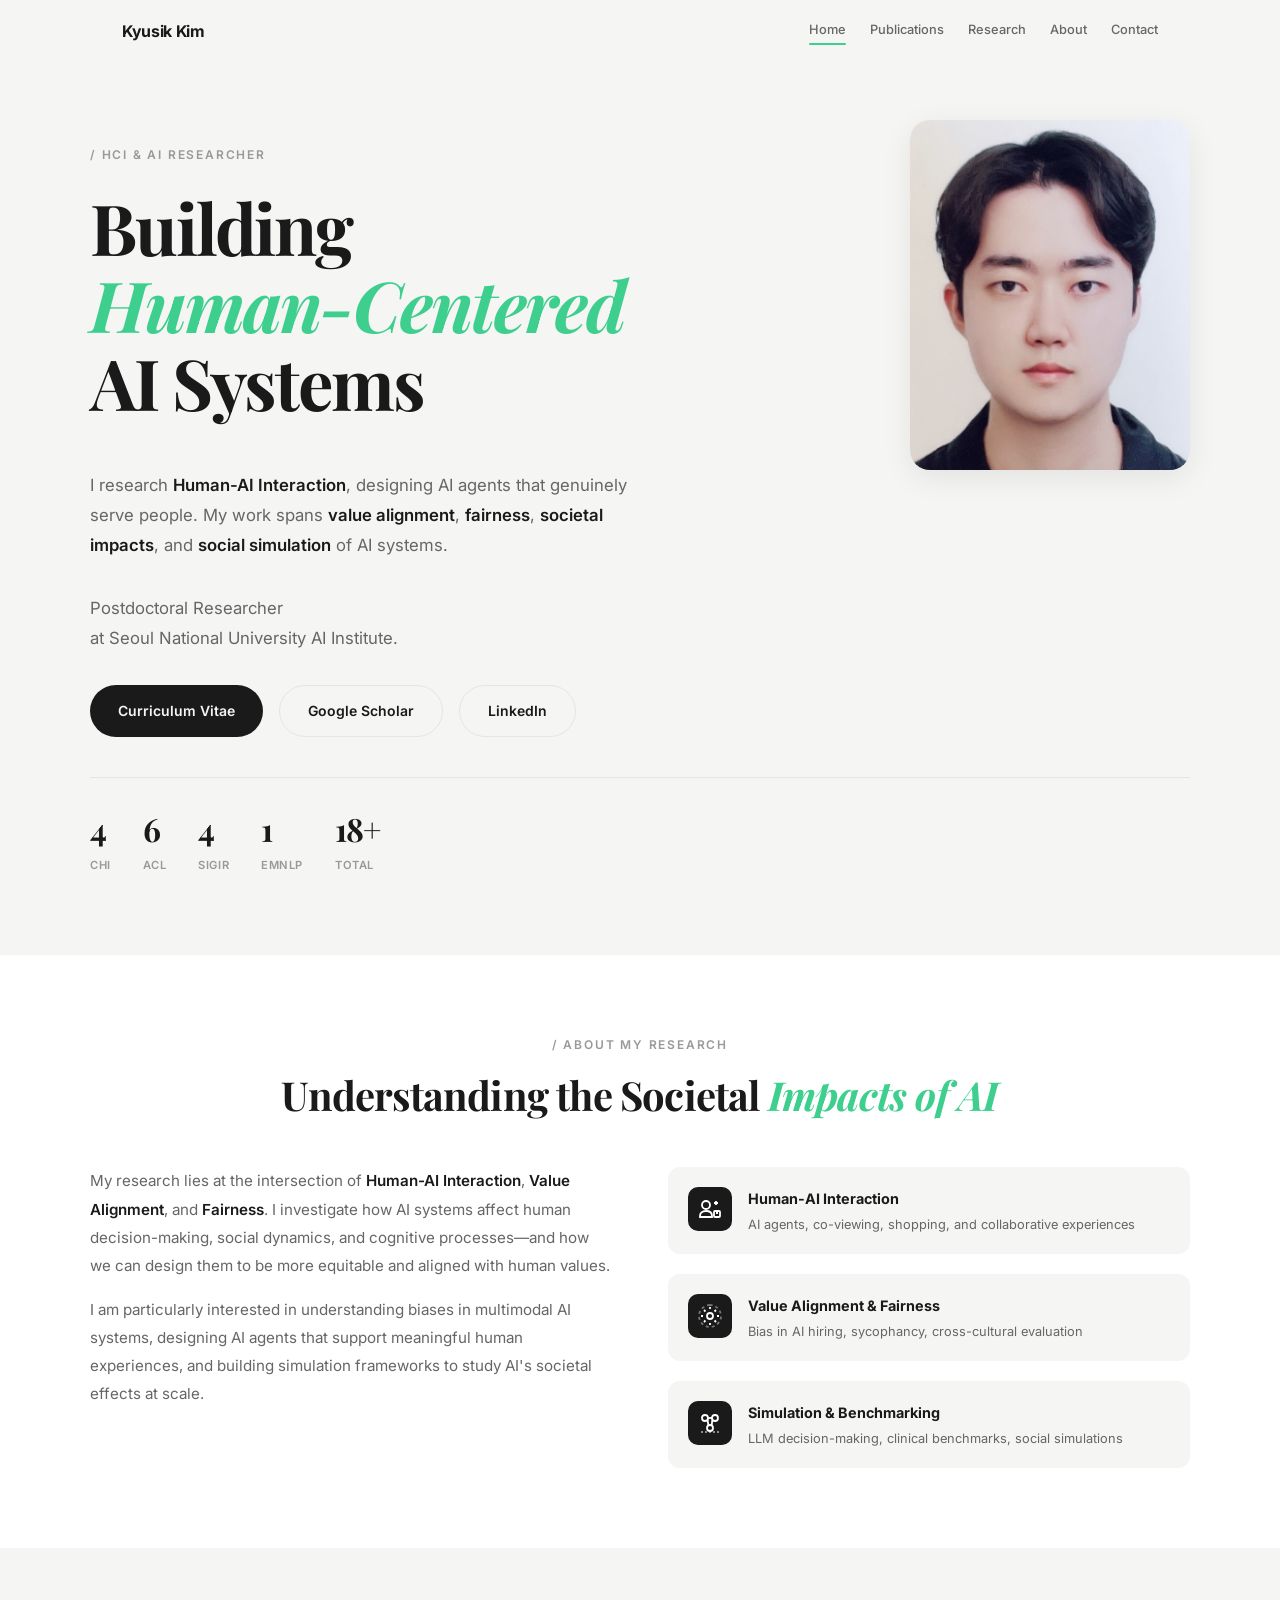
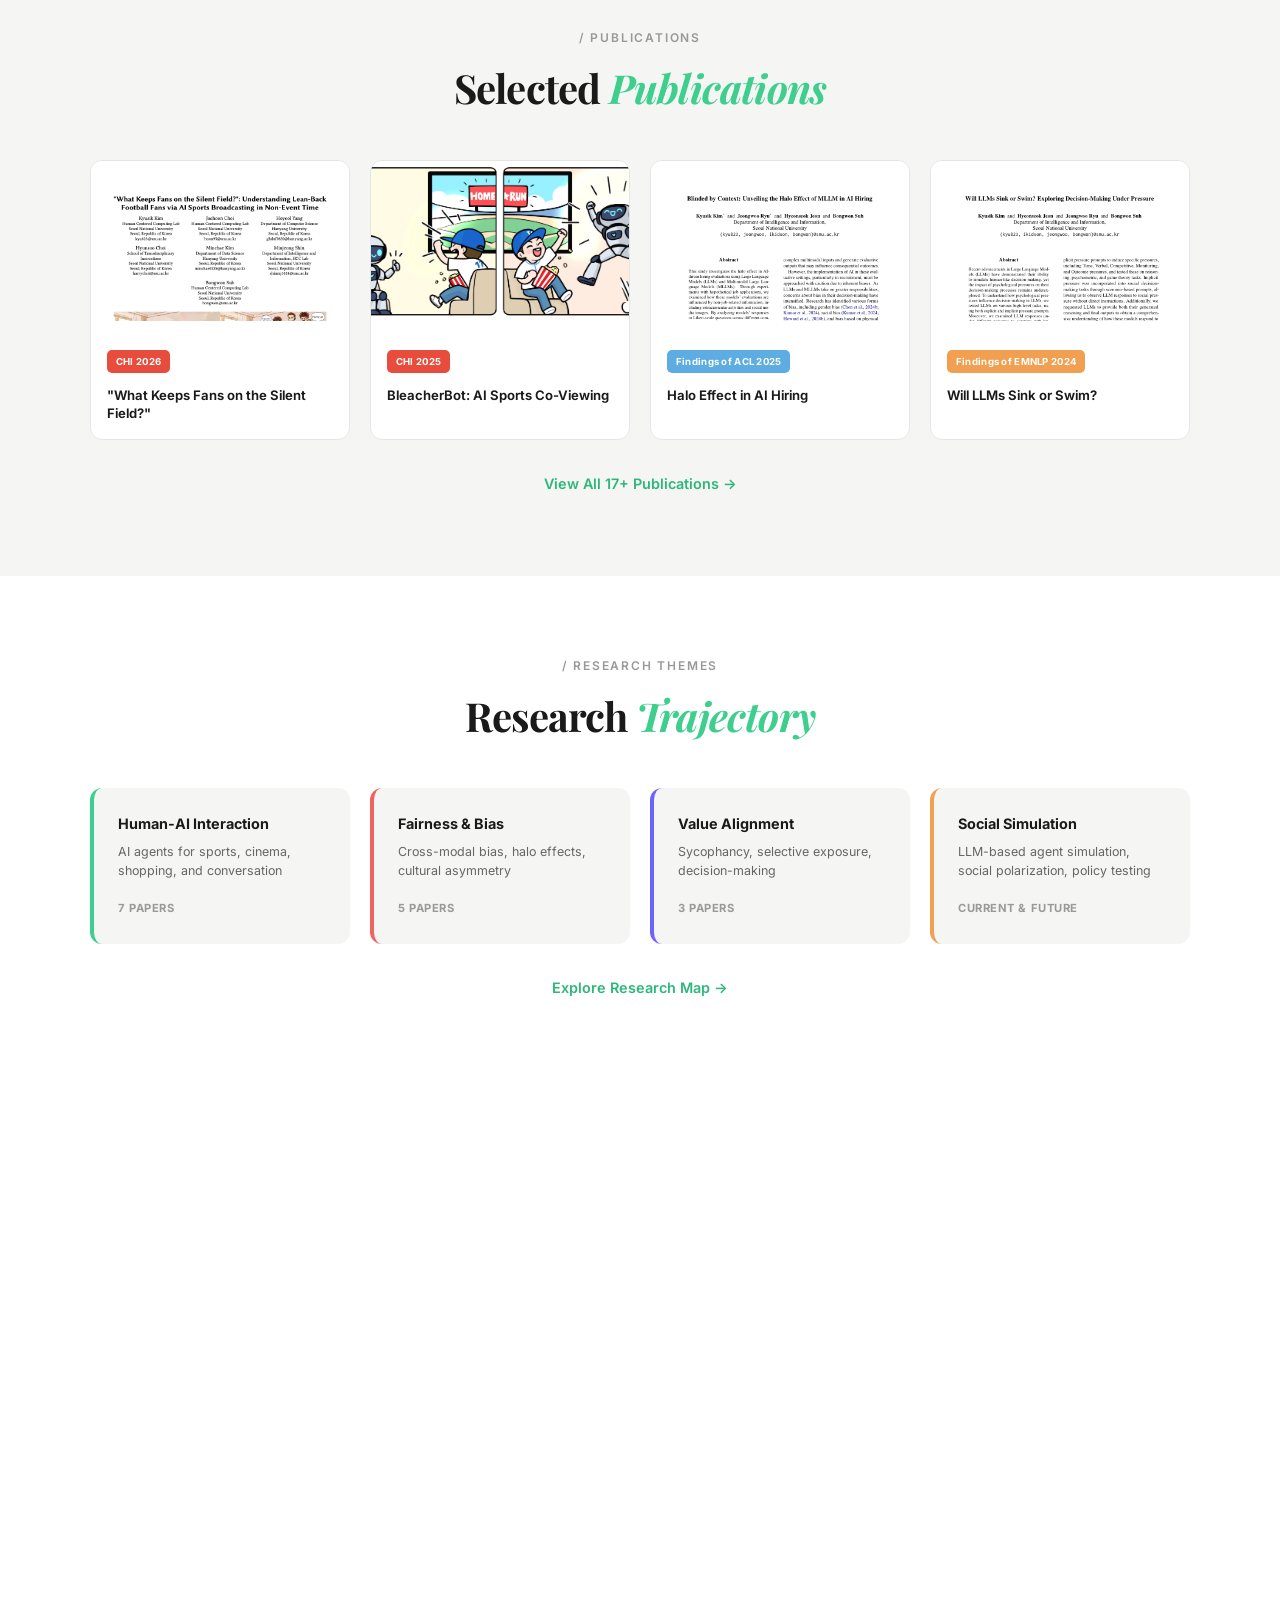
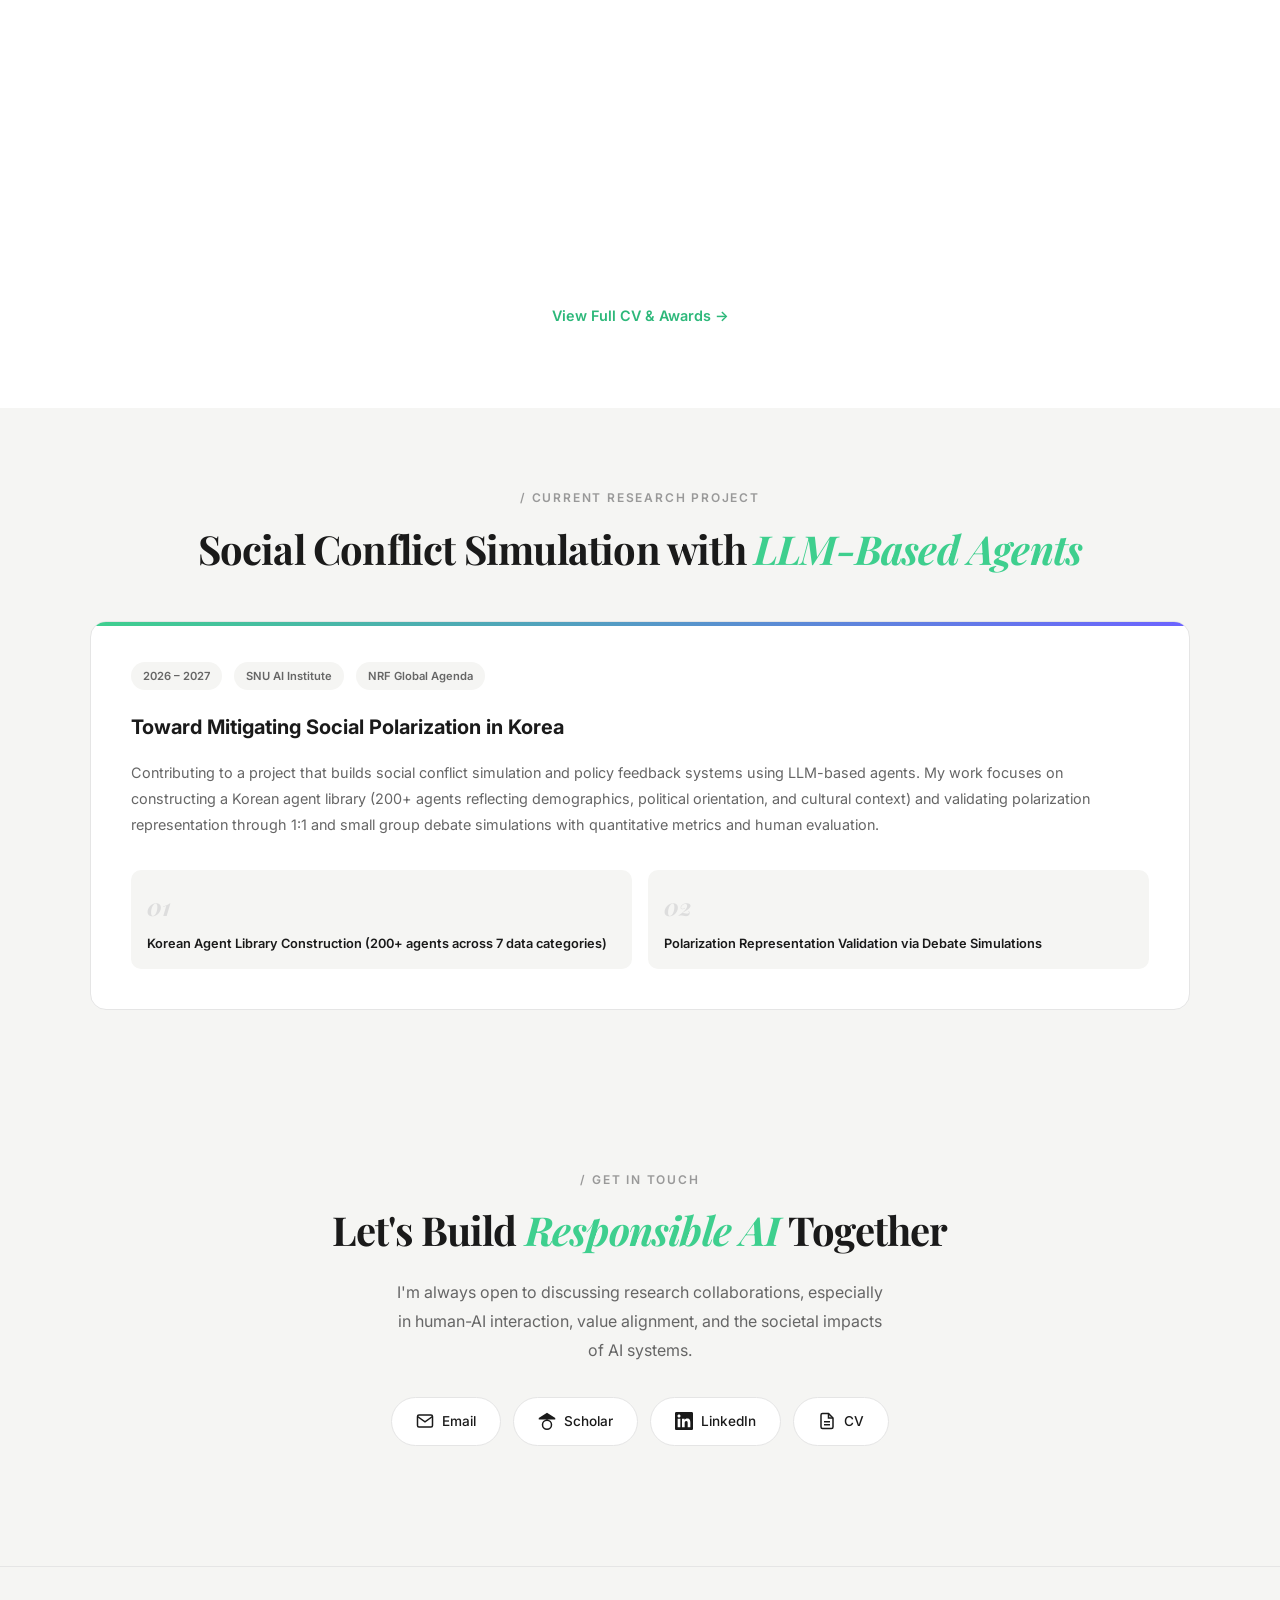
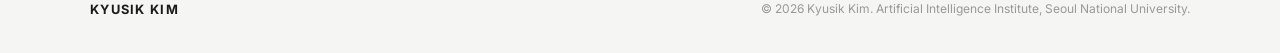
<file: index.html>
<!DOCTYPE html>
<html lang="en">
<head>
  <meta charset="UTF-8">
  <meta name="viewport" content="width=device-width, initial-scale=1.0">
  <title>Kyusik Kim — HCI & AI Researcher</title>
  <link rel="preconnect" href="https://fonts.googleapis.com">
  <link rel="preconnect" href="https://fonts.gstatic.com" crossorigin>
  <link href="https://fonts.googleapis.com/css2?family=Inter:wght@300;400;500;600;700&family=Playfair+Display:ital,wght@0,400;0,700;1,400;1,700&display=swap" rel="stylesheet">
  <link rel="stylesheet" href="style.css">
  <script defer src="https://website-analytics-iota-ten.vercel.app/script.js" data-website-id="dd3b032f-e9b8-4a8d-ac5e-c0cef1dd62a9"></script>
  <style>
    .nav{position:fixed;top:0;left:0;right:0;z-index:100;background:rgba(245,245,243,.92)!important;backdrop-filter:blur(20px)!important}
    .nav-inner{max-width:1100px;margin:0 auto;padding:0 2rem;height:64px;display:flex;align-items:center;justify-content:space-between}
    .nav-logo{font-weight:700;font-size:1rem;color:#1a1a1a!important;text-decoration:none}
    .nav-links{display:flex;gap:1.5rem}
    .nav-links a{font-size:.8rem;color:#666!important;font-weight:500;text-decoration:none}
    .nav-links a:hover{color:#1a1a1a!important}
    #contact,#contact *{opacity:1!important;transform:none!important}
    /* Hero layout */
    .hero-top{display:grid;grid-template-columns:1fr 280px;gap:3rem;align-items:center}
    .photo-box{width:280px;height:350px;border-radius:20px;overflow:hidden;position:relative;box-shadow:0 8px 30px rgba(0,0,0,.08)}
    .profile-img{position:absolute;top:0;left:0;width:100%;height:100%;object-fit:cover;transition:opacity 2.5s ease-in-out}
    /* Responsive */
    @media(max-width:768px){
      .nav-links{display:none!important}
      .hero-top{grid-template-columns:1fr 100px!important;gap:1rem!important;align-items:start}
      .hero-photo{order:2}
      .photo-box{width:100px!important;height:125px!important;border-radius:12px!important}
      .hero-title{font-size:1.6rem!important}
      .hero-subtitle{font-size:.9rem!important}
      .hero-actions{flex-direction:column}
      .hero-actions .btn{text-align:center;justify-content:center}
      .hero-stats{flex-wrap:wrap;gap:1rem!important}
      .pub-highlight-grid{grid-template-columns:1fr 1fr!important}
      .theme-cards{grid-template-columns:1fr 1fr!important}
      .about-grid{display:block!important}
      .about-areas{margin-top:2rem}
      .project-phases{grid-template-columns:1fr!important}
      .awards-list{padding:0 0.5rem}
      .footer-inner{flex-direction:column;text-align:center;gap:0.5rem}
      .contact-links{display:grid!important;grid-template-columns:1fr 1fr!important;gap:.5rem!important;width:100%}
      .contact-link{justify-content:center;font-size:.8rem!important;padding:.6rem .5rem!important}
    }
  </style>
</head>
<body data-page="home">

  <nav class="nav" id="nav">
    <div class="nav-inner">
      <a href="index.html" class="nav-logo">Kyusik Kim</a>
      <div class="nav-links">
        <a href="index.html">Home</a>
        <a href="publications.html">Publications</a>
        <a href="research.html">Research</a>
        <a href="about.html">About</a>
        <a href="#contact">Contact</a>
      </div>
      <button class="nav-mobile-btn" id="navMobileBtn" aria-label="Menu"><span></span><span></span><span></span></button>
    </div>
    <div class="nav-mobile" id="navMobile">
      <a href="index.html">Home</a>
      <a href="publications.html">Publications</a>
      <a href="research.html">Research</a>
      <a href="#contact">Contact</a>
    </div>
  </nav>

  <!-- Hero -->
  <section class="hero" id="hero">
    <div class="hero-content">
      <!-- Title row: text + photo side by side -->
      <div class="hero-top">
        <div>
          <p class="hero-label">/ HCI &amp; AI RESEARCHER</p>
          <h1 class="hero-title">Building<br><em>Human-Centered</em><br>AI Systems</h1>
        </div>
        <div class="hero-photo">
          <div class="photo-box">
            <img src="images/photo1.jpg" alt="Kyusik Kim" class="profile-img" style="opacity:1">
            <img src="images/photo2.jpg" alt="Kyusik Kim" class="profile-img" style="opacity:0">
          </div>
        </div>
      </div>
      <!-- Description below -->
      <p class="hero-subtitle">I research <strong>Human-AI Interaction</strong>, designing AI agents that genuinely serve people. My work spans <strong>value alignment</strong>, <strong>fairness</strong>, <strong>societal impacts</strong>, and <strong>social simulation</strong> of AI systems.</p>
      <p class="hero-subtitle" style="margin-top:0.5rem">Postdoctoral Researcher<br>at Seoul National University AI Institute.</p>
      <div class="hero-actions">
        <a href="kyusik_kim_cv.pdf" class="btn btn-primary" target="_blank">Curriculum Vitae</a>
        <a href="https://scholar.google.co.kr/citations?user=J_Yu1x8AAAAJ&hl=ko" class="btn btn-secondary" target="_blank">Google Scholar</a>
        <a href="https://www.linkedin.com/in/kyusik-kim-2309892b1/" class="btn btn-secondary" target="_blank">LinkedIn</a>
      </div>
      <div class="hero-stats">
        <div class="stat-item"><span class="stat-number">4</span><span class="stat-label">CHI</span></div>
        <div class="stat-item"><span class="stat-number">6</span><span class="stat-label">ACL</span></div>
        <div class="stat-item"><span class="stat-number">4</span><span class="stat-label">SIGIR</span></div>
        <div class="stat-item"><span class="stat-number">1</span><span class="stat-label">EMNLP</span></div>
        <div class="stat-item"><span class="stat-number">18+</span><span class="stat-label">Total</span></div>
      </div>
    </div>
  </section>

  <!-- About -->
  <section class="section about" id="about">
    <div class="container">
      <p class="section-label">/ ABOUT MY RESEARCH</p>
      <h2 class="section-title">Understanding the Societal <em>Impacts of AI</em></h2>
      <div class="about-grid">
        <div class="about-text">
          <p>My research lies at the intersection of <strong>Human-AI Interaction</strong>, <strong>Value Alignment</strong>, and <strong>Fairness</strong>. I investigate how AI systems affect human decision-making, social dynamics, and cognitive processes&mdash;and how we can design them to be more equitable and aligned with human values.</p>
          <p>I am particularly interested in understanding biases in multimodal AI systems, designing AI agents that support meaningful human experiences, and building simulation frameworks to study AI's societal effects at scale.</p>
        </div>
        <div class="about-areas">
          <div class="area-item">
            <div class="area-icon"><svg width="24" height="24" viewBox="0 0 24 24" fill="none" stroke="currentColor" stroke-width="1.8"><circle cx="8" cy="8" r="4"/><path d="M16 6h4m-2-2v4"/><path d="M8 14c-4 0-6 2-6 5v1h12v-1c0-3-2-5-6-5z"/><rect x="16" y="14" width="6" height="6" rx="1"/><path d="M18 16h2m-1-1v2"/></svg></div>
            <div><h4>Human-AI Interaction</h4><p>AI agents, co-viewing, shopping, and collaborative experiences</p></div>
          </div>
          <div class="area-item">
            <div class="area-icon"><svg width="24" height="24" viewBox="0 0 24 24" fill="none" stroke="currentColor" stroke-width="1.8"><path d="M12 3v2m0 14v2M3 12h2m14 0h2"/><circle cx="12" cy="12" r="3"/><path d="M6 6l1.5 1.5m9 9L18 18M6 18l1.5-1.5m9-9L18 6"/><path d="M12 1C6 1 1 6 1 12s5 11 11 11 11-5 11-11S18 1 12 1z" stroke-dasharray="3 3" opacity="0.4"/></svg></div>
            <div><h4>Value Alignment &amp; Fairness</h4><p>Bias in AI hiring, sycophancy, cross-cultural evaluation</p></div>
          </div>
          <div class="area-item">
            <div class="area-icon"><svg width="24" height="24" viewBox="0 0 24 24" fill="none" stroke="currentColor" stroke-width="1.8"><circle cx="7" cy="7" r="3"/><circle cx="17" cy="7" r="3"/><circle cx="12" cy="17" r="3"/><path d="M9.5 8.5L10.5 15"/><path d="M14.5 8.5L13.5 15"/><path d="M10 7h4"/><path d="M3 21h18" stroke-dasharray="2 2" opacity=".5"/></svg></div>
            <div><h4>Simulation &amp; Benchmarking</h4><p>LLM decision-making, clinical benchmarks, social simulations</p></div>
          </div>
        </div>
      </div>
    </div>
  </section>

  <!-- Publications Summary -->
  <section class="section pub-summary" id="publications">
    <div class="container">
      <p class="section-label">/ PUBLICATIONS</p>
      <h2 class="section-title">Selected <em>Publications</em></h2>
      <div class="pub-highlight-grid">
        <a href="publications.html" class="pub-highlight-card">
          <img src="images/chi26-1637.pdf.png" alt="" loading="lazy">
          <div class="card-text">
            <div class="pub-venue-badge chi">CHI 2026</div>
            <h4>"What Keeps Fans on the Silent Field?"</h4>
          </div>
        </a>
        <a href="publications.html" class="pub-highlight-card">
          <img src="images/CHI25_Bleacherbot.pdf.png" alt="" loading="lazy">
          <div class="card-text">
            <div class="pub-venue-badge chi">CHI 2025</div>
            <h4>BleacherBot: AI Sports Co-Viewing</h4>
          </div>
        </a>
        <a href="publications.html" class="pub-highlight-card">
          <img src="images/ACL25_halo.pdf.png" alt="" loading="lazy">
          <div class="card-text">
            <div class="pub-venue-badge acl-f">Findings of ACL 2025</div>
            <h4>Halo Effect in AI Hiring</h4>
          </div>
        </a>
        <a href="publications.html" class="pub-highlight-card">
          <img src="images/EMNLP24.pdf.png" alt="" loading="lazy">
          <div class="card-text">
            <div class="pub-venue-badge emnlp-f">Findings of EMNLP 2024</div>
            <h4>Will LLMs Sink or Swim?</h4>
          </div>
        </a>
      </div>
      <a href="publications.html" class="view-all-link">View All 17+ Publications &rarr;</a>
    </div>
  </section>

  <!-- Research Themes Summary -->
  <section class="section research-summary" id="research">
    <div class="container">
      <p class="section-label">/ RESEARCH THEMES</p>
      <h2 class="section-title">Research <em>Trajectory</em></h2>
      <div class="theme-cards">
        <div class="theme-card-summary" style="--tc: #3ecf8e">
          <h4>Human-AI Interaction</h4>
          <p>AI agents for sports, cinema, shopping, and conversation</p>
          <span class="theme-count">7 papers</span>
        </div>
        <div class="theme-card-summary" style="--tc: #ef6461">
          <h4>Fairness &amp; Bias</h4>
          <p>Cross-modal bias, halo effects, cultural asymmetry</p>
          <span class="theme-count">5 papers</span>
        </div>
        <div class="theme-card-summary" style="--tc: #6c63ff">
          <h4>Value Alignment</h4>
          <p>Sycophancy, selective exposure, decision-making</p>
          <span class="theme-count">3 papers</span>
        </div>
        <div class="theme-card-summary" style="--tc: #f0a050">
          <h4>Social Simulation</h4>
          <p>LLM-based agent simulation, social polarization, policy testing</p>
          <span class="theme-count">Current &amp; Future</span>
        </div>
      </div>
      <a href="research.html" class="view-all-link">Explore Research Map &rarr;</a>
    </div>
  </section>

  <!-- Awards -->
  <section class="section awards" id="awards">
    <div class="container">
      <p class="section-label">/ HONORS &amp; AWARDS</p>
      <h2 class="section-title">Recognition</h2>
      <div class="awards-list">
        <div class="award-item"><span class="award-year">2026</span><div class="award-content"><h4>AI Seoul Tech Research Support Program</h4><p>Seoul Scholarship Foundation research support for selected postdoctoral researchers</p></div></div>
        <div class="award-item"><span class="award-year">2026</span><div class="award-content"><h4>Outstanding Dissertation Award</h4><p>Graduate School of Convergence Science and Technology, Seoul National University</p></div></div>
        <div class="award-item"><span class="award-year">2025</span><div class="award-content"><h4>Yulchon AI Young Researcher Scholarship</h4><p>Selected as one of 10 recipients for outstanding "AI + X" interdisciplinary research</p></div></div>
        <div class="award-item"><span class="award-year">2024</span><div class="award-content"><h4>Google Travel &amp; Conference Grants</h4><p>Student Travel Grants Program for research conference attendance</p></div></div>
        <div class="award-item"><span class="award-year">2024</span><div class="award-content"><h4>BK-21+ Excellence Award</h4><p>Selected as excellent graduate student in Brain Korea 21 program</p></div></div>
        <div class="award-item"><span class="award-year">2020&ndash;25</span><div class="award-content"><h4>BK-21+ Scholarship</h4><p>Government scholarship based on publication potential (5 years)</p></div></div>
      </div>
      <a href="about.html#awards" class="view-all-link">View Full CV &amp; Awards &rarr;</a>
    </div>
  </section>

  <!-- Current Project -->
  <section class="section project" id="project">
    <div class="container">
      <p class="section-label">/ CURRENT RESEARCH PROJECT</p>
      <h2 class="section-title">Social Conflict Simulation with <em>LLM-Based Agents</em></h2>
      <div class="project-card">
        <div class="project-meta">
          <span class="project-tag">2026 &ndash; 2027</span>
          <span class="project-tag">SNU AI Institute</span>
          <span class="project-tag">NRF Global Agenda</span>
        </div>
        <h3 class="project-name">Toward Mitigating Social Polarization in Korea</h3>
        <p class="project-desc">Contributing to a project that builds social conflict simulation and policy feedback systems using LLM-based agents. My work focuses on constructing a Korean agent library (200+ agents reflecting demographics, political orientation, and cultural context) and validating polarization representation through 1:1 and small group debate simulations with quantitative metrics and human evaluation.</p>
        <div class="project-phases">
          <div class="phase"><span class="phase-num">01</span><span>Korean Agent Library Construction (200+ agents across 7 data categories)</span></div>
          <div class="phase"><span class="phase-num">02</span><span>Polarization Representation Validation via Debate Simulations</span></div>
        </div>
      </div>
    </div>
  </section>

  <!-- Contact -->
  <section class="section contact" id="contact" style="opacity:1!important;transform:none!important;display:block!important;background:#f5f5f3;min-height:300px;padding-bottom:120px">
    <div class="container">
      <p class="section-label">/ GET IN TOUCH</p>
      <h2 class="section-title">Let's Build <em>Responsible AI</em> Together</h2>
      <p class="contact-text">I'm always open to discussing research collaborations, especially in human-AI interaction, value alignment, and the societal impacts of AI systems.</p>
      <div class="contact-links" style="display:flex;flex-wrap:wrap;justify-content:center;gap:.75rem;width:100%">
        <a href="mailto:kyu823@snu.ac.kr" class="contact-link" style="flex-shrink:0"><svg width="18" height="18" viewBox="0 0 24 24" fill="none" stroke="currentColor" stroke-width="2"><path d="M4 4h16c1.1 0 2 .9 2 2v12c0 1.1-.9 2-2 2H4c-1.1 0-2-.9-2-2V6c0-1.1.9-2 2-2z"/><polyline points="22,6 12,13 2,6"/></svg> Email</a>
        <a href="https://scholar.google.co.kr/citations?user=J_Yu1x8AAAAJ&hl=ko" class="contact-link" style="flex-shrink:0" target="_blank"><svg width="18" height="18" viewBox="0 0 24 24" fill="currentColor"><path d="M12 24a7 7 0 1 1 0-14 7 7 0 0 1 0 14zm0-2a5 5 0 1 0 0-10 5 5 0 0 0 0 10zM1 8l11-7 11 7v2H1V8z"/></svg> Scholar</a>
        <a href="https://www.linkedin.com/in/kyusik-kim-2309892b1/" class="contact-link" style="flex-shrink:0" target="_blank"><svg width="18" height="18" viewBox="0 0 24 24" fill="currentColor"><path d="M20.447 20.452h-3.554v-5.569c0-1.328-.027-3.037-1.852-3.037-1.853 0-2.136 1.445-2.136 2.939v5.667H9.351V9h3.414v1.561h.046c.477-.9 1.637-1.85 3.37-1.85 3.601 0 4.267 2.37 4.267 5.455v6.286zM5.337 7.433c-1.144 0-2.063-.926-2.063-2.065 0-1.138.92-2.063 2.063-2.063 1.14 0 2.064.925 2.064 2.063 0 1.139-.925 2.065-2.064 2.065zm1.782 13.019H3.555V9h3.564v11.452zM22.225 0H1.771C.792 0 0 .774 0 1.729v20.542C0 23.227.792 24 1.771 24h20.451C23.2 24 24 23.227 24 22.271V1.729C24 .774 23.2 0 22.222 0h.003z"/></svg> LinkedIn</a>
        <a href="kyusik_kim_cv.pdf" class="contact-link" style="flex-shrink:0" target="_blank"><svg width="18" height="18" viewBox="0 0 24 24" fill="none" stroke="currentColor" stroke-width="2"><path d="M14 2H6a2 2 0 0 0-2 2v16a2 2 0 0 0 2 2h12a2 2 0 0 0 2-2V8z"/><polyline points="14 2 14 8 20 8"/><line x1="16" y1="13" x2="8" y2="13"/><line x1="16" y1="17" x2="8" y2="17"/></svg> CV</a>
      </div>
    </div>
  </section>

  <footer class="footer">
    <div class="footer-inner">
      <span class="footer-name">KYUSIK KIM</span>
      <span class="footer-copy">&copy; 2026 Kyusik Kim. Artificial Intelligence Institute, Seoul National University.</span>
    </div>
  </footer>

  <script src="script.js"></script>
  <script>
    // Photo crossfade — slow and gentle
    (function(){
      var imgs = document.querySelectorAll('.profile-img');
      if (imgs.length > 1) {
        var cur = 0;
        setInterval(function(){
          imgs[cur].style.opacity = '0';
          cur = (cur + 1) % imgs.length;
          imgs[cur].style.opacity = '1';
        }, 6000);
      }
    })();
  </script>
</body>
</html>
</file>
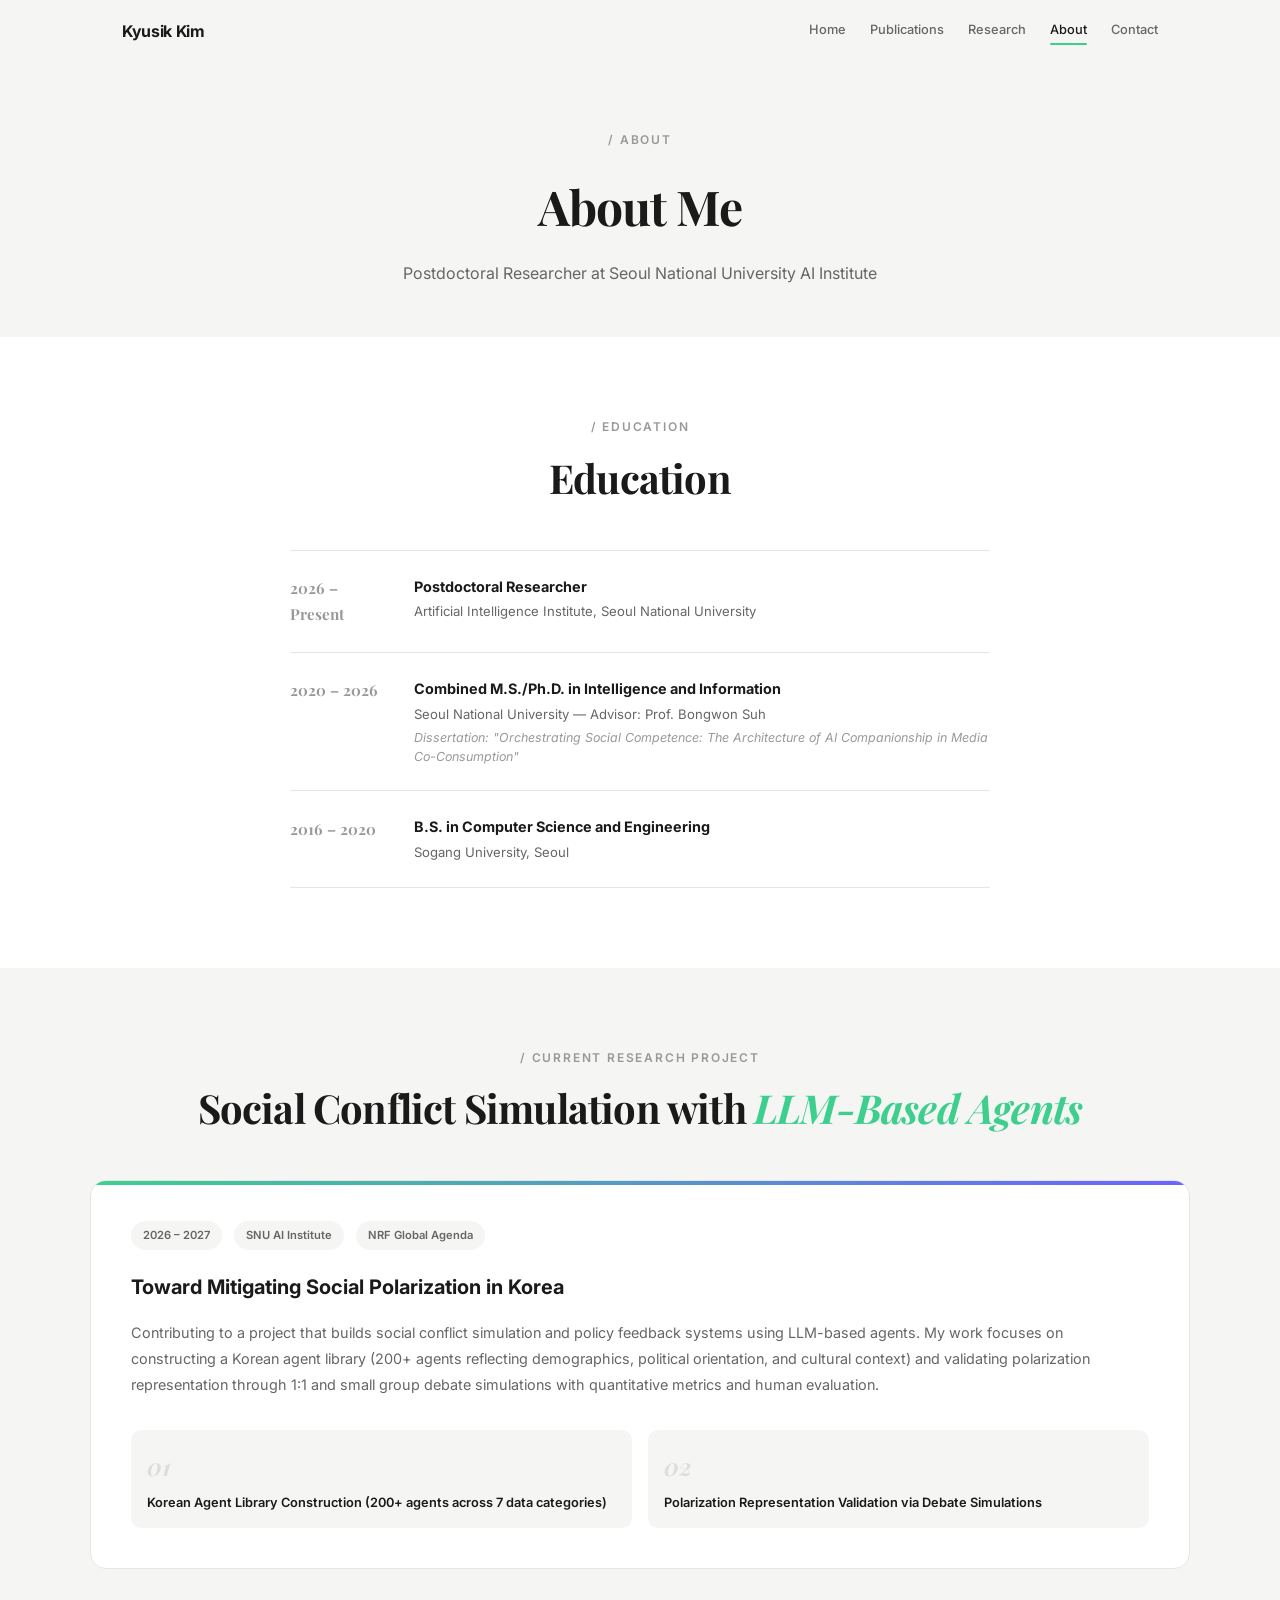
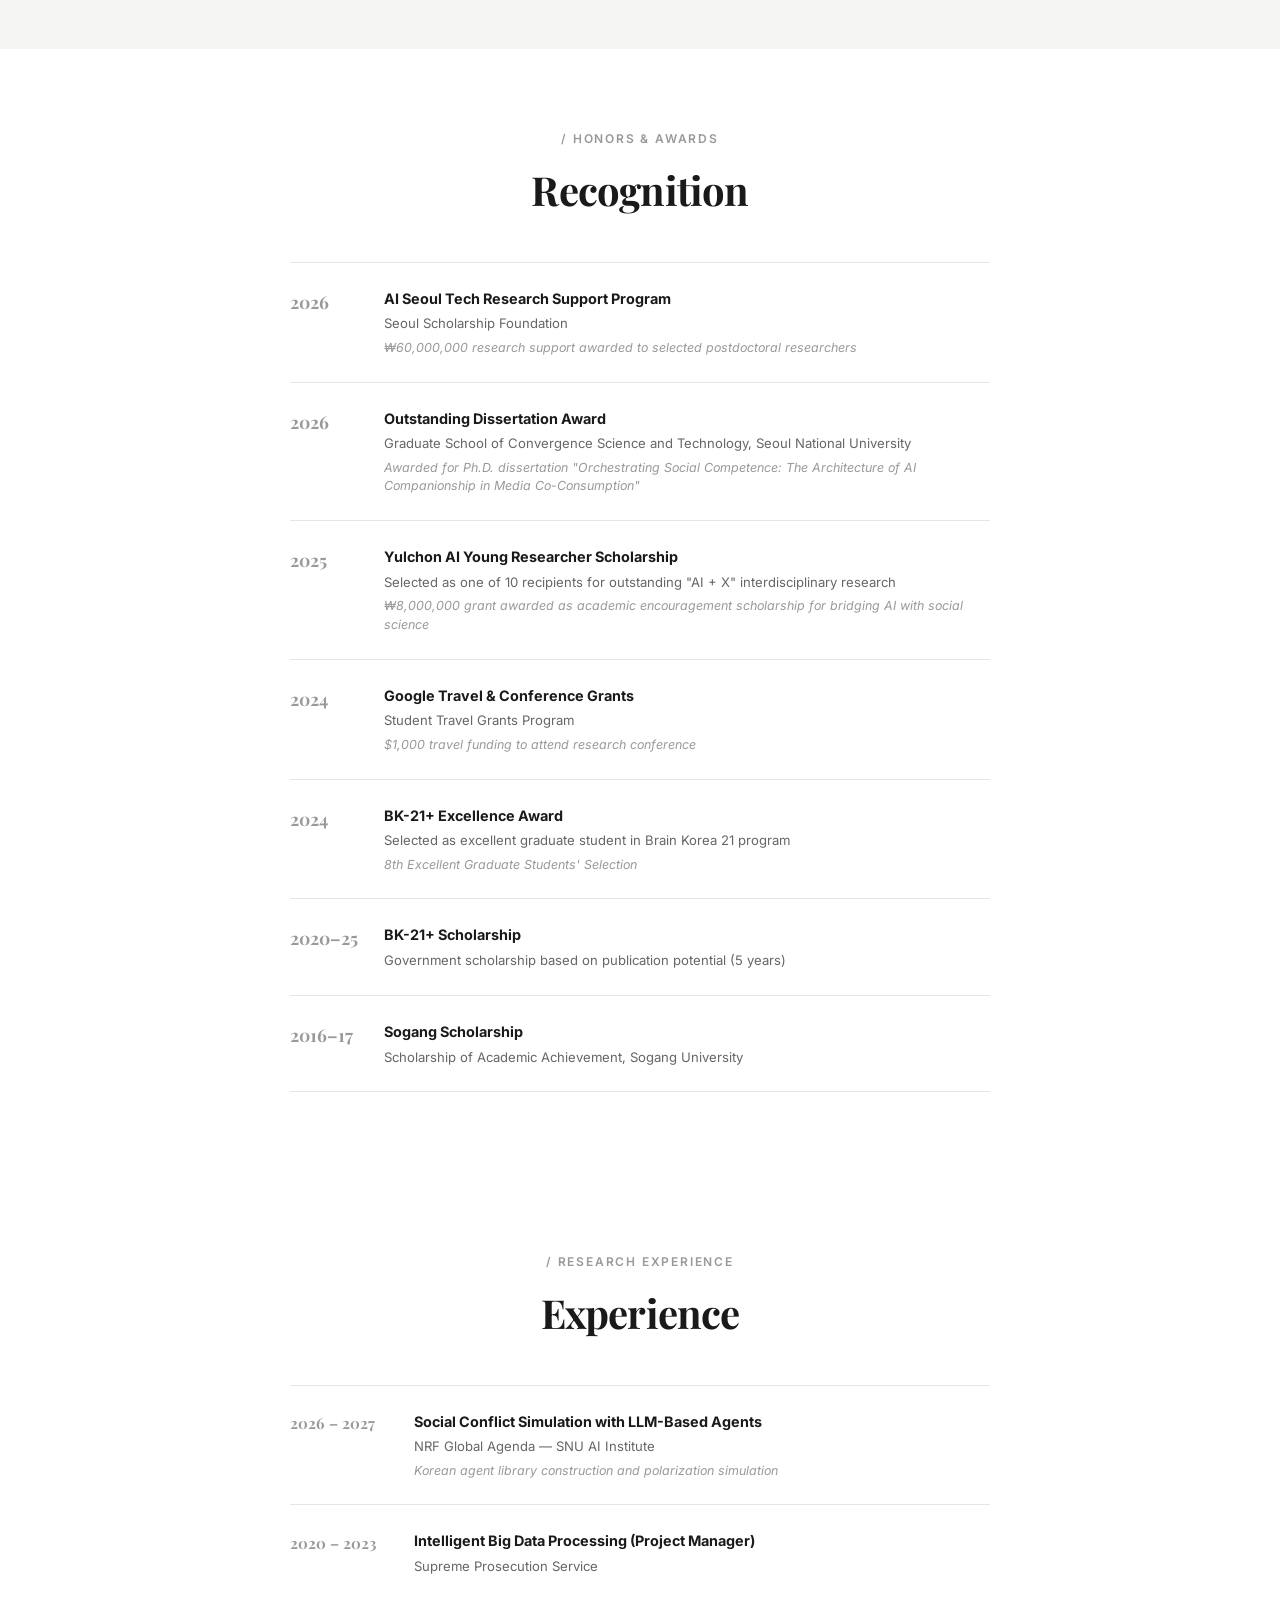
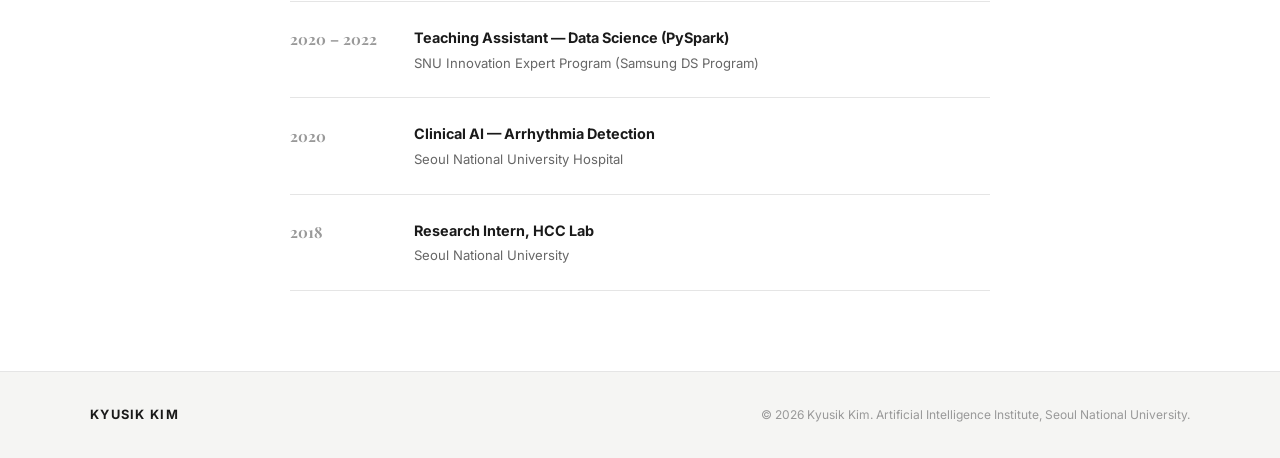
<file: about.html>
<!DOCTYPE html>
<html lang="en">
<head>
  <meta charset="UTF-8">
  <meta name="viewport" content="width=device-width, initial-scale=1.0">
  <title>About — Kyusik Kim</title>
  <link rel="preconnect" href="https://fonts.googleapis.com">
  <link rel="preconnect" href="https://fonts.gstatic.com" crossorigin>
  <link href="https://fonts.googleapis.com/css2?family=Inter:wght@300;400;500;600;700&family=Playfair+Display:ital,wght@0,400;0,700;1,400;1,700&display=swap" rel="stylesheet">
  <link rel="stylesheet" href="style.css">
  <script defer src="https://website-analytics-iota-ten.vercel.app/script.js" data-website-id="dd3b032f-e9b8-4a8d-ac5e-c0cef1dd62a9"></script>
</head>
<body data-page="about">

  <nav class="nav" id="nav">
    <div class="nav-inner">
      <a href="index.html" class="nav-logo">Kyusik Kim</a>
      <div class="nav-links">
        <a href="index.html">Home</a>
        <a href="publications.html">Publications</a>
        <a href="research.html">Research</a>
        <a href="about.html">About</a>
        <a href="index.html#contact">Contact</a>
      </div>
      <button class="nav-mobile-btn" id="navMobileBtn" aria-label="Menu"><span></span><span></span><span></span></button>
    </div>
    <div class="nav-mobile" id="navMobile">
      <a href="index.html">Home</a>
      <a href="publications.html">Publications</a>
      <a href="research.html">Research</a>
      <a href="about.html">About</a>
      <a href="index.html#contact">Contact</a>
    </div>
  </nav>

  <section class="page-header">
    <div class="container">
      <p class="section-label">/ ABOUT</p>
      <h1 class="page-title">About Me</h1>
      <p class="page-subtitle">Postdoctoral Researcher at Seoul National University AI Institute</p>
    </div>
  </section>

  <!-- Education -->
  <section class="section" style="background:var(--bg-white)">
    <div class="container">
      <p class="section-label">/ EDUCATION</p>
      <h2 class="section-title">Education</h2>
      <div class="timeline-list">
        <div class="timeline-item">
          <div class="timeline-date">2026 &ndash; Present</div>
          <div class="timeline-content">
            <h4>Postdoctoral Researcher</h4>
            <p>Artificial Intelligence Institute, Seoul National University</p>
          </div>
        </div>
        <div class="timeline-item">
          <div class="timeline-date">2020 &ndash; 2026</div>
          <div class="timeline-content">
            <h4>Combined M.S./Ph.D. in Intelligence and Information</h4>
            <p>Seoul National University &mdash; Advisor: Prof. Bongwon Suh</p>
            <p class="timeline-note">Dissertation: "Orchestrating Social Competence: The Architecture of AI Companionship in Media Co-Consumption"</p>
          </div>
        </div>
        <div class="timeline-item">
          <div class="timeline-date">2016 &ndash; 2020</div>
          <div class="timeline-content">
            <h4>B.S. in Computer Science and Engineering</h4>
            <p>Sogang University, Seoul</p>
          </div>
        </div>
      </div>
    </div>
  </section>

  <!-- Current Project -->
  <section class="section project" id="project">
    <div class="container">
      <p class="section-label">/ CURRENT RESEARCH PROJECT</p>
      <h2 class="section-title">Social Conflict Simulation with <em>LLM-Based Agents</em></h2>
      <div class="project-card">
        <div class="project-meta">
          <span class="project-tag">2026 &ndash; 2027</span>
          <span class="project-tag">SNU AI Institute</span>
          <span class="project-tag">NRF Global Agenda</span>
        </div>
        <h3 class="project-name">Toward Mitigating Social Polarization in Korea</h3>
        <p class="project-desc">Contributing to a project that builds social conflict simulation and policy feedback systems using LLM-based agents. My work focuses on constructing a Korean agent library (200+ agents reflecting demographics, political orientation, and cultural context) and validating polarization representation through 1:1 and small group debate simulations with quantitative metrics and human evaluation.</p>
        <div class="project-phases">
          <div class="phase"><span class="phase-num">01</span><span>Korean Agent Library Construction (200+ agents across 7 data categories)</span></div>
          <div class="phase"><span class="phase-num">02</span><span>Polarization Representation Validation via Debate Simulations</span></div>
        </div>
      </div>
    </div>
  </section>

  <!-- Awards -->
  <section class="section awards" id="awards">
    <div class="container">
      <p class="section-label">/ HONORS &amp; AWARDS</p>
      <h2 class="section-title">Recognition</h2>
      <div class="awards-list">
        <div class="award-item">
          <span class="award-year">2026</span>
          <div class="award-content">
            <h4>AI Seoul Tech Research Support Program</h4>
            <p>Seoul Scholarship Foundation</p>
            <p class="award-detail">&#8361;60,000,000 research support awarded to selected postdoctoral researchers</p>
          </div>
        </div>
        <div class="award-item">
          <span class="award-year">2026</span>
          <div class="award-content">
            <h4>Outstanding Dissertation Award</h4>
            <p>Graduate School of Convergence Science and Technology, Seoul National University</p>
            <p class="award-detail">Awarded for Ph.D. dissertation "Orchestrating Social Competence: The Architecture of AI Companionship in Media Co-Consumption"</p>
          </div>
        </div>
        <div class="award-item">
          <span class="award-year">2025</span>
          <div class="award-content">
            <h4>Yulchon AI Young Researcher Scholarship</h4>
            <p>Selected as one of 10 recipients for outstanding "AI + X" interdisciplinary research</p>
            <p class="award-detail">&#8361;8,000,000 grant awarded as academic encouragement scholarship for bridging AI with social science</p>
          </div>
        </div>
        <div class="award-item">
          <span class="award-year">2024</span>
          <div class="award-content">
            <h4>Google Travel &amp; Conference Grants</h4>
            <p>Student Travel Grants Program</p>
            <p class="award-detail">$1,000 travel funding to attend research conference</p>
          </div>
        </div>
        <div class="award-item">
          <span class="award-year">2024</span>
          <div class="award-content">
            <h4>BK-21+ Excellence Award</h4>
            <p>Selected as excellent graduate student in Brain Korea 21 program</p>
            <p class="award-detail">8th Excellent Graduate Students' Selection</p>
          </div>
        </div>
        <div class="award-item">
          <span class="award-year">2020&ndash;25</span>
          <div class="award-content">
            <h4>BK-21+ Scholarship</h4>
            <p>Government scholarship based on publication potential (5 years)</p>
          </div>
        </div>
        <div class="award-item">
          <span class="award-year">2016&ndash;17</span>
          <div class="award-content">
            <h4>Sogang Scholarship</h4>
            <p>Scholarship of Academic Achievement, Sogang University</p>
          </div>
        </div>
      </div>
    </div>
  </section>

  <!-- Research Experience -->
  <section class="section" style="background:var(--bg-white)">
    <div class="container">
      <p class="section-label">/ RESEARCH EXPERIENCE</p>
      <h2 class="section-title">Experience</h2>
      <div class="timeline-list">
        <div class="timeline-item">
          <div class="timeline-date">2026 &ndash; 2027</div>
          <div class="timeline-content">
            <h4>Social Conflict Simulation with LLM-Based Agents</h4>
            <p>NRF Global Agenda &mdash; SNU AI Institute</p>
            <p class="timeline-note">Korean agent library construction and polarization simulation</p>
          </div>
        </div>
        <div class="timeline-item">
          <div class="timeline-date">2020 &ndash; 2023</div>
          <div class="timeline-content">
            <h4>Intelligent Big Data Processing (Project Manager)</h4>
            <p>Supreme Prosecution Service</p>
          </div>
        </div>
        <div class="timeline-item">
          <div class="timeline-date">2020 &ndash; 2022</div>
          <div class="timeline-content">
            <h4>Teaching Assistant &mdash; Data Science (PySpark)</h4>
            <p>SNU Innovation Expert Program (Samsung DS Program)</p>
          </div>
        </div>
        <div class="timeline-item">
          <div class="timeline-date">2020</div>
          <div class="timeline-content">
            <h4>Clinical AI &mdash; Arrhythmia Detection</h4>
            <p>Seoul National University Hospital</p>
          </div>
        </div>
        <div class="timeline-item">
          <div class="timeline-date">2018</div>
          <div class="timeline-content">
            <h4>Research Intern, HCC Lab</h4>
            <p>Seoul National University</p>
          </div>
        </div>
      </div>
    </div>
  </section>

  <footer class="footer">
    <div class="footer-inner">
      <span class="footer-name">KYUSIK KIM</span>
      <span class="footer-copy">&copy; 2026 Kyusik Kim. Artificial Intelligence Institute, Seoul National University.</span>
    </div>
  </footer>

  <script src="script.js"></script>
</body>
</html>
</file>
<file: style.css>
/* ===== Reset & Variables ===== */
*,*::before,*::after{margin:0;padding:0;box-sizing:border-box}
:root{
  --bg:#f5f5f3;--bg-white:#fff;--text:#1a1a1a;--text-secondary:#666;--text-muted:#999;
  --accent:#3ecf8e;--accent-dark:#2db87a;
  --chi:#e74c3c;--acl:#3498db;--acl-f:#5dade2;--sigir:#9b59b6;--emnlp:#e67e22;--emnlp-f:#f0a050;--chi-ea:#c0392b;--other:#888;
  --border:#e5e5e5;--radius:16px;--max-width:1100px;
}
html{scroll-behavior:smooth;font-size:16px}
body{font-family:'Inter',-apple-system,sans-serif;background:var(--bg);color:var(--text);line-height:1.7;-webkit-font-smoothing:antialiased}
a{color:inherit;text-decoration:none}

/* ===== Nav ===== */
.nav{position:fixed;top:0;left:0;right:0;z-index:100;background:rgba(245,245,243,.85);backdrop-filter:blur(20px);-webkit-backdrop-filter:blur(20px);border-bottom:1px solid transparent;transition:all .3s}
.nav.scrolled{border-bottom-color:var(--border)}
.nav-inner{max-width:var(--max-width);margin:0 auto;padding:0 2rem;height:64px;display:flex;align-items:center;justify-content:space-between}
.nav-logo{font-weight:700;font-size:1rem;letter-spacing:-.02em}
.nav-links{display:flex;gap:1.5rem}
.nav-links a{font-size:.8rem;color:var(--text-secondary);transition:color .2s;font-weight:500;position:relative;padding-bottom:4px}
.nav-links a:hover{color:var(--text)}
.nav-links a.active{color:var(--text)}
.nav-links a.active::after{content:'';position:absolute;bottom:0;left:0;right:0;height:2px;background:var(--accent);border-radius:1px}
.nav-mobile-btn{display:none;background:none;border:none;cursor:pointer;flex-direction:column;gap:4px;padding:4px}
.nav-mobile-btn span{display:block;width:20px;height:2px;background:var(--text);transition:transform .3s}
.nav-mobile{display:none;flex-direction:column;padding:1rem 2rem;gap:.75rem;background:var(--bg);border-bottom:1px solid var(--border)}
.nav-mobile a{font-size:.9rem;color:var(--text-secondary);font-weight:500}
.nav-mobile.open{display:flex}

/* ===== Page Header (detail pages) ===== */
.page-header{padding:130px 2rem 50px;text-align:center}
.page-title{font-family:'Playfair Display',Georgia,serif;font-size:clamp(2rem,4vw,3rem);font-weight:700;letter-spacing:-.02em}
.page-subtitle{color:var(--text-secondary);margin-top:.75rem;font-size:1rem}

/* ===== Hero ===== */
.hero{min-height:100vh;display:flex;align-items:center;padding:120px 2rem 80px;position:relative}
.hero-content{max-width:var(--max-width);margin:0 auto;width:100%}
.hero-content.hero-grid{display:grid;grid-template-columns:1fr 300px;gap:4rem;align-items:center}

.hero-label{font-size:.75rem;font-weight:600;letter-spacing:.15em;text-transform:uppercase;color:var(--text-muted);margin-bottom:1.5rem}
.hero-title{font-family:'Playfair Display',Georgia,serif;font-size:clamp(2.5rem,5.5vw,4.5rem);font-weight:700;line-height:1.1;letter-spacing:-.03em;margin-bottom:1.5rem}
.hero-title em{font-style:italic;color:var(--accent)}
.hero-subtitle{font-size:1.05rem;color:var(--text-secondary);max-width:550px;line-height:1.8;margin-bottom:2rem}
.hero-subtitle strong{color:var(--text);font-weight:600}
.hero-actions{display:flex;gap:1rem;margin-bottom:2.5rem;flex-wrap:wrap}
.btn{display:inline-flex;align-items:center;padding:.8rem 1.75rem;border-radius:100px;font-size:.875rem;font-weight:600;transition:all .2s}
.btn-primary{background:var(--text);color:var(--bg)}
.btn-primary:hover{background:#333;transform:translateY(-1px)}
.btn-secondary{background:transparent;color:var(--text);border:1.5px solid var(--border)}
.btn-secondary:hover{border-color:var(--text);transform:translateY(-1px)}
.hero-stats{display:flex;gap:2rem;padding-top:1.5rem;border-top:1px solid var(--border)}
.stat-item{display:flex;flex-direction:column}
.stat-number{font-family:'Playfair Display',serif;font-size:2rem;font-weight:700;letter-spacing:-.03em}
.stat-label{font-size:.7rem;color:var(--text-muted);font-weight:600;letter-spacing:.05em;text-transform:uppercase}
.hero-photo{display:flex;justify-content:center}
.photo-rotator{width:280px;height:350px;border-radius:20px;overflow:hidden;position:relative;box-shadow:0 8px 30px rgba(0,0,0,.08)}
.profile-img{position:absolute;top:0;left:0;width:100%;height:100%;object-fit:cover;opacity:0;transition:opacity 1s ease}
.profile-img.active{opacity:1}

/* ===== Sections ===== */
.section{padding:80px 2rem}
.container{max-width:var(--max-width);margin:0 auto}
.section-label{font-size:.75rem;font-weight:600;letter-spacing:.15em;text-transform:uppercase;color:var(--text-muted);margin-bottom:1rem;text-align:center}
.section-title{font-family:'Playfair Display',Georgia,serif;font-size:clamp(1.75rem,3.5vw,2.5rem);font-weight:700;line-height:1.2;letter-spacing:-.02em;text-align:center;margin-bottom:3rem}
.section-title em{font-style:italic;color:var(--accent)}

/* ===== About ===== */
.about{background:var(--bg-white)}
.about-grid{display:grid;grid-template-columns:1fr 1fr;gap:3.5rem;align-items:start}
.about-text p{color:var(--text-secondary);margin-bottom:1rem;font-size:.95rem;line-height:1.85}
.about-text strong{color:var(--text);font-weight:600}
.about-areas{display:flex;flex-direction:column;gap:1.25rem}
.area-item{display:flex;gap:1rem;align-items:flex-start;padding:1.25rem;background:var(--bg);border-radius:12px;transition:transform .2s}
.area-item:hover{transform:translateY(-2px)}
.area-icon{flex-shrink:0;width:44px;height:44px;background:var(--text);border-radius:10px;display:flex;align-items:center;justify-content:center;color:white}
.area-item h4{font-size:.9rem;font-weight:700;margin-bottom:.2rem}
.area-item p{font-size:.8rem;color:var(--text-secondary);line-height:1.5}

/* ===== Publication Summary (index) ===== */
.pub-summary{background:var(--bg)}
.pub-highlight-grid{display:grid;grid-template-columns:repeat(4,1fr);gap:1.25rem}
.pub-highlight-card{display:block;background:var(--bg-white);border:1px solid var(--border);border-radius:12px;overflow:hidden;transition:transform .2s,box-shadow .2s}
.pub-highlight-card:hover{transform:translateY(-4px);box-shadow:0 12px 30px rgba(0,0,0,.06)}
.pub-highlight-card img{width:100%;height:160px;object-fit:cover;object-position:top center}
.pub-highlight-card .card-text{padding:1rem}
.pub-highlight-card h4{font-size:.82rem;font-weight:650;line-height:1.4;margin-top:.4rem}

/* ===== Research Summary (index) ===== */
.research-summary{background:var(--bg-white)}
.theme-cards{display:grid;grid-template-columns:repeat(4,1fr);gap:1.25rem}
.theme-card-summary{background:var(--bg);border-radius:12px;padding:1.5rem;border-left:4px solid var(--tc);transition:transform .2s}
.theme-card-summary:hover{transform:translateY(-3px)}
.theme-card-summary h4{font-size:.9rem;font-weight:700;margin-bottom:.4rem}
.theme-card-summary p{font-size:.78rem;color:var(--text-secondary);line-height:1.5;margin-bottom:.75rem}
.theme-count{font-size:.7rem;font-weight:700;color:var(--text-muted);text-transform:uppercase;letter-spacing:.05em}

/* ===== View All Link ===== */
.view-all-link{display:block;text-align:center;margin-top:2rem;font-weight:600;font-size:.9rem;color:var(--accent-dark);transition:color .2s}
.view-all-link:hover{color:var(--text);text-decoration:underline}

/* ===== Project ===== */
.project-card{background:var(--bg-white);border-radius:var(--radius);padding:2.5rem;border:1px solid var(--border);position:relative;overflow:hidden}
.project-card::before{content:'';position:absolute;top:0;left:0;right:0;height:4px;background:linear-gradient(90deg,var(--accent),#6c63ff)}
.project-meta{display:flex;gap:.75rem;margin-bottom:1.25rem;flex-wrap:wrap}
.project-tag{font-size:.7rem;font-weight:600;padding:.3rem .75rem;background:var(--bg);border-radius:100px;color:var(--text-secondary)}
.project-name{font-size:1.25rem;font-weight:700;margin-bottom:1rem}
.project-desc{font-size:.9rem;color:var(--text-secondary);line-height:1.8;margin-bottom:2rem}
.project-phases{display:grid;grid-template-columns:1fr 1fr;gap:1rem}
.phase{padding:1rem;background:var(--bg);border-radius:10px;display:flex;flex-direction:column;gap:.5rem}
.phase-num{font-family:'Playfair Display',serif;font-size:1.5rem;font-style:italic;color:#ddd;font-weight:700}
.phase span:last-child{font-size:.8rem;font-weight:600;line-height:1.4}

/* ===== Research Storyline ===== */
.storyline{background:var(--bg-white)}
.storyline-flow{max-width:650px;margin:0 auto;display:flex;flex-direction:column;align-items:center;gap:0}
.storyline-step{display:flex;gap:1.25rem;align-items:flex-start;width:100%}
.step-marker{width:40px;height:40px;border-radius:50%;color:white;font-weight:800;font-size:1rem;display:flex;align-items:center;justify-content:center;flex-shrink:0}
.step-content h3{font-size:1.05rem;font-weight:700;margin-bottom:.3rem}
.step-content p{font-size:.85rem;color:var(--text-secondary);line-height:1.65}
.storyline-arrow{font-size:1.2rem;color:#ddd;margin:.5rem 0;text-align:center;width:40px;align-self:flex-start}

/* ===== Storyline Viz ===== */
.storyline-viz-section{background:var(--bg-white);padding-bottom:0}
.storyline-viz{width:100%;height:560px;position:relative;overflow:hidden;border-radius:var(--radius);background:linear-gradient(135deg,#f8faf8 0%,#f0f4f8 50%,#f8f6f0 100%);touch-action:none;cursor:grab}
.storyline-viz:active{cursor:grabbing}
.storyline-viz .zoom-controls{position:absolute;bottom:12px;right:12px;display:flex;gap:6px;z-index:5}
.storyline-viz .zoom-btn{width:32px;height:32px;border-radius:8px;border:1px solid #ddd;background:#fff;font-size:16px;font-weight:700;cursor:pointer;display:flex;align-items:center;justify-content:center;color:#666;user-select:none}
.storyline-viz .zoom-btn:hover{background:#f0f0f0}
.storyline-viz svg{width:100%;height:100%}
.storyline-viz .viz-node{cursor:pointer}
.storyline-viz .paper-dot{cursor:pointer;transition:r .15s,opacity .15s}
.viz-tooltip{position:fixed;background:var(--text);color:var(--bg);padding:.5rem .85rem;border-radius:8px;font-size:.75rem;font-weight:500;pointer-events:none;opacity:0;transition:opacity .15s;z-index:1000;max-width:320px;line-height:1.4;box-shadow:0 4px 16px rgba(0,0,0,.2)}

/* ===== Research Garden (research page) ===== */
.garden-section{background:var(--bg)}
.garden-desc{text-align:center;color:var(--text-secondary);max-width:500px;margin:-1.5rem auto 1.5rem;font-size:.9rem}
.garden-viz{width:100%;min-height:520px;border-radius:var(--radius);background:linear-gradient(180deg,#f0f5f8 0%,#e8f0e4 70%,#d4e8d0 100%);position:relative;overflow-x:auto}
.garden-viz svg{display:block;margin:0 auto}
.garden-viz .petal{transition:fill .2s,opacity .2s}
.garden-viz .flower-center{transition:r .2s}
.garden-tooltip{position:fixed;background:var(--text);color:var(--bg);padding:.6rem 1rem;border-radius:8px;font-size:.78rem;font-weight:500;pointer-events:none;opacity:0;transition:opacity .15s;z-index:1000;max-width:380px;line-height:1.5;box-shadow:0 4px 20px rgba(0,0,0,.2)}

/* ===== Research Theme Detail (research page) ===== */
.theme-detail{background:var(--bg-white);border-bottom:1px solid var(--border)}
.theme-detail:nth-child(odd){background:var(--bg)}
.theme-header{display:flex;align-items:center;gap:1rem;margin-bottom:1.25rem;padding-bottom:1rem;border-bottom:3px solid;border-color:inherit;flex-wrap:nowrap}
.theme-header h2{font-family:'Playfair Display',serif;font-size:1.75rem;font-weight:700}
.theme-badge{display:inline-block;padding:.3rem .75rem;border-radius:100px;font-size:.7rem;font-weight:700;color:white;white-space:nowrap;flex-shrink:0}
.theme-description{color:var(--text-secondary);font-size:.95rem;line-height:1.85;margin-bottom:2rem;max-width:700px}
.theme-papers{display:flex;flex-direction:column;gap:1rem}
.theme-paper-item{display:flex;gap:1.25rem;padding:1.25rem;background:var(--bg-white);border:1px solid var(--border);border-radius:12px;transition:transform .2s}
.theme-paper-item:hover{transform:translateX(4px)}
.theme-paper-item img{width:100px;height:130px;object-fit:cover;object-position:top;border-radius:8px;flex-shrink:0}
.theme-paper-item h4{font-size:.9rem;font-weight:700;margin:.35rem 0 .3rem}
.theme-paper-item p{font-size:.82rem;color:var(--text-secondary);line-height:1.6}
.theme-connector{margin-top:2rem;padding:1.25rem;background:rgba(0,0,0,.02);border-radius:10px;font-size:.85rem;color:var(--text-secondary);line-height:1.6;border-left:3px solid var(--border)}
.theme-connector strong{color:var(--text);font-weight:600}

/* ===== Publications Full (publications page) ===== */
.publications-full{background:var(--bg)}
.pub-filters{display:flex;flex-direction:column;gap:.75rem;margin-bottom:1.5rem;align-items:center}
.filter-group{display:flex;align-items:center;gap:.5rem;flex-wrap:wrap;justify-content:center}
.filter-label{font-size:.7rem;font-weight:700;text-transform:uppercase;letter-spacing:.1em;color:var(--text-muted);margin-right:.25rem}
.filter-btn{background:transparent;border:1.5px solid var(--border);padding:.4rem 1rem;border-radius:100px;font-size:.78rem;font-weight:500;cursor:pointer;font-family:inherit;color:var(--text-secondary);transition:all .2s}
.filter-btn.active{background:var(--text);color:var(--bg);border-color:var(--text)}
.filter-btn:hover:not(.active){border-color:var(--text);color:var(--text)}
.pub-footnote{text-align:center;font-size:.75rem;color:var(--text-muted);margin-bottom:1.5rem;font-style:italic}
.pub-year-heading{font-family:'Playfair Display',serif;font-size:1.5rem;font-weight:700;color:var(--text-muted);margin:2.5rem 0 1rem;padding-bottom:.5rem;border-bottom:2px solid var(--border)}
.pub-year-heading:first-of-type{margin-top:0}
.pub-item{display:flex;gap:1.25rem;padding:1.25rem;border-radius:12px;transition:all .25s;align-items:flex-start;cursor:pointer;background:var(--bg-white);border:1px solid var(--border);margin-bottom:.5rem}
.pub-item:hover{transform:translateX(4px);box-shadow:0 4px 16px rgba(0,0,0,.05)}
.pub-item.hidden{display:none}
.pub-thumb{flex-shrink:0;width:100px;height:130px;border-radius:8px;overflow:hidden;background:var(--bg);border:1px solid var(--border)}
.pub-thumb img{width:100%;height:100%;object-fit:cover;object-position:top center}
.pub-content{flex:1;min-width:0}
.pub-venue-badge{display:inline-block;padding:.2rem .55rem;border-radius:5px;font-size:.6rem;font-weight:700;letter-spacing:.03em;color:white;margin-bottom:.4rem}
.pub-venue-badge.chi{background:var(--chi)}
.pub-venue-badge.chi-ea{background:var(--chi-ea)}
.pub-venue-badge.acl{background:var(--acl)}
.pub-venue-badge.acl-f{background:var(--acl-f)}
.pub-venue-badge.sigir{background:var(--sigir)}
.pub-venue-badge.emnlp{background:var(--emnlp)}
.pub-venue-badge.emnlp-f{background:var(--emnlp-f)}
.pub-venue-badge.other{background:var(--other)}
.pub-title{font-size:.9rem;font-weight:650;line-height:1.45;margin-bottom:.3rem}
.pub-authors{font-size:.78rem;color:var(--text-secondary);margin-bottom:.15rem}
.pub-authors strong{color:var(--text);font-weight:600}
.pub-venue{font-size:.72rem;color:var(--text-muted);font-style:italic}
.pub-expand{max-height:0;overflow:hidden;transition:max-height .4s ease,padding .3s ease;padding:0}
.pub-item.expanded .pub-expand{max-height:200px;padding-top:.75rem}
.pub-abstract{font-size:.82rem;color:var(--text-secondary);line-height:1.6;margin-bottom:.5rem}
.pub-link{font-size:.78rem;font-weight:600;color:var(--accent-dark);display:inline-flex;align-items:center;gap:.3rem}
.pub-link:hover{text-decoration:underline}
.pub-link::after{content:'↗';font-size:.65rem}

/* ===== Awards ===== */
.awards{background:var(--bg-white)}
.awards-list{max-width:700px;margin:0 auto}
.award-item{display:flex;gap:1.5rem;padding:1.5rem 0;border-bottom:1px solid var(--border);align-items:flex-start}
.award-item:first-child{border-top:1px solid var(--border)}
.award-year{font-family:'Playfair Display',serif;font-size:1.1rem;font-weight:700;color:var(--text-muted);flex-shrink:0;width:70px}
.award-content h4{font-size:.9rem;font-weight:700;margin-bottom:.2rem}
.award-content p{font-size:.82rem;color:var(--text-secondary);line-height:1.5}

/* ===== Timeline ===== */
.timeline-list{max-width:700px;margin:0 auto}
.timeline-item{display:flex;gap:1.5rem;padding:1.5rem 0;border-bottom:1px solid var(--border);align-items:flex-start}
.timeline-item:first-child{border-top:1px solid var(--border)}
.timeline-date{font-family:'Playfair Display',serif;font-size:.95rem;font-weight:700;color:var(--text-muted);flex-shrink:0;width:100px;padding-top:.1rem}
.timeline-content h4{font-size:.9rem;font-weight:700;margin-bottom:.2rem}
.timeline-content p{font-size:.82rem;color:var(--text-secondary);line-height:1.5}
.timeline-note{font-style:italic;margin-top:.3rem;font-size:.78rem!important;color:var(--text-muted)!important}
.award-detail{font-size:.78rem!important;color:var(--text-muted)!important;margin-top:.3rem;font-style:italic}

/* ===== Contact ===== */
.contact{text-align:center}
.contact-text{font-size:1rem;color:var(--text-secondary);max-width:500px;margin:-1.5rem auto 2rem;line-height:1.8}
.contact-links{display:flex;justify-content:center;gap:1rem;flex-wrap:wrap}
.contact-link{display:inline-flex;align-items:center;gap:.5rem;padding:.75rem 1.5rem;background:var(--bg-white);border:1.5px solid var(--border);border-radius:100px;font-size:.85rem;font-weight:500;transition:all .2s}
.contact-link:hover{border-color:var(--text);transform:translateY(-2px);box-shadow:0 8px 20px rgba(0,0,0,.06)}

/* ===== Footer ===== */
.footer{border-top:1px solid var(--border);padding:2rem}
.footer-inner{max-width:var(--max-width);margin:0 auto;display:flex;justify-content:space-between;align-items:center}
.footer-name{font-weight:700;font-size:.8rem;letter-spacing:.1em}
.footer-copy{font-size:.75rem;color:var(--text-muted)}

/* ===== Animations ===== */
.fade-in{opacity:0;transform:translateY(20px);transition:opacity .6s ease,transform .6s ease}
.fade-in.visible{opacity:1;transform:translateY(0)}

/* ===== Responsive ===== */
@media(max-width:768px){
  .nav-links{display:none}
  .nav-mobile-btn{display:flex}
  .hero{padding:100px 1.5rem 60px}
  .hero-grid{grid-template-columns:1fr;gap:2rem}
  .hero-photo{order:-1}
  .photo-rotator{width:200px;height:250px}
  .hero-stats{gap:1.5rem;flex-wrap:wrap}
  .about-grid{grid-template-columns:1fr;gap:2rem}
  .pub-highlight-grid{grid-template-columns:1fr 1fr}
  .theme-cards{grid-template-columns:1fr 1fr}
  .project-phases{grid-template-columns:1fr}
  .section{padding:60px 1.5rem}
  .pub-thumb{width:70px;height:90px}
  .theme-paper-item{flex-direction:column}
  .theme-paper-item img{width:100%;height:auto;max-height:150px}
  .footer-inner{flex-direction:column;gap:.5rem;text-align:center}
  .hero-actions{flex-direction:column}
  .btn{text-align:center;justify-content:center}
  .garden-viz{min-height:350px}
}
</file>
